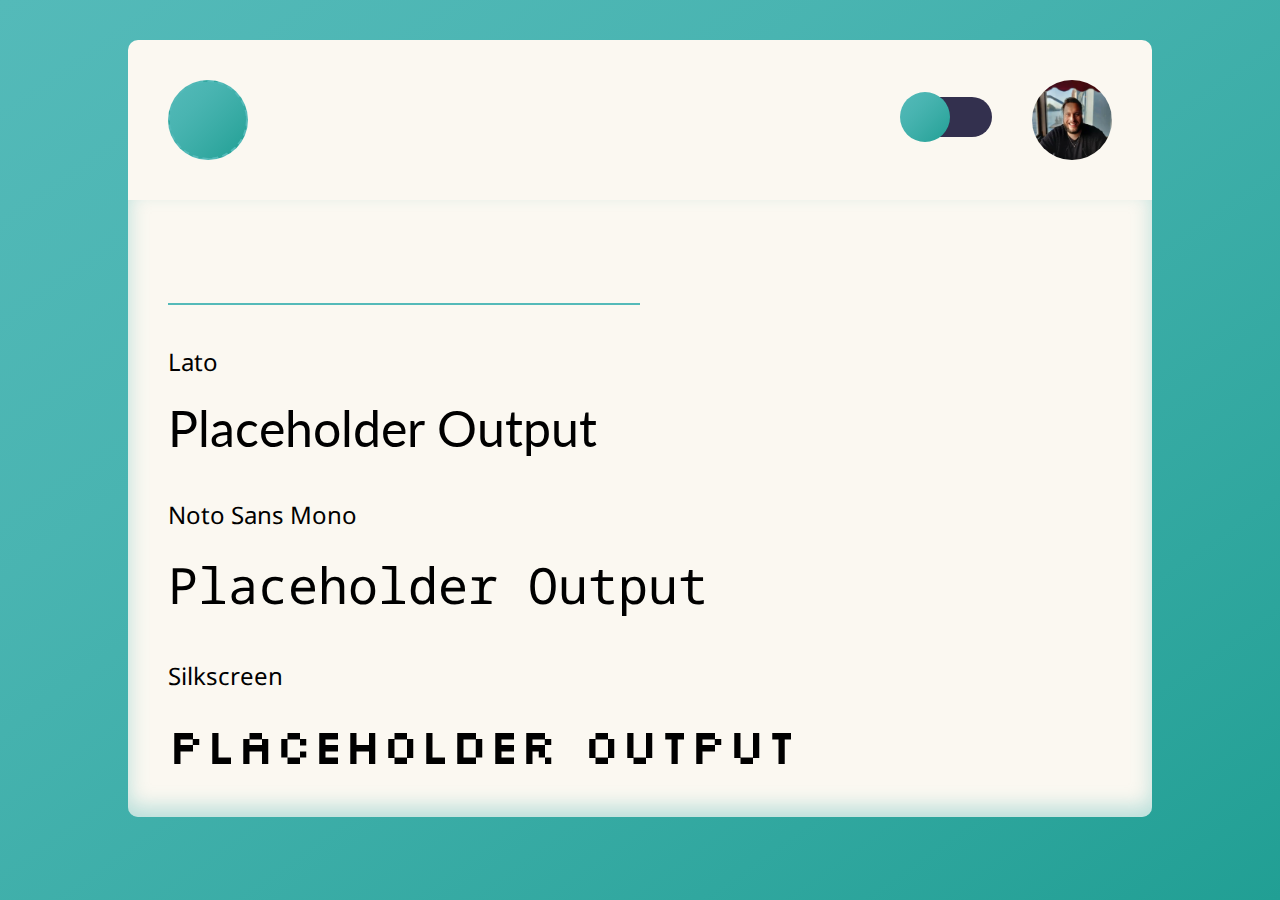
<file: fontshowcase/index.html>
<!DOCTYPE html>
<html lang="en">
<head>
    <meta charset="UTF-8">
    <meta http-equiv="X-UA-Compatible" content="IE=edge">
    <meta name="viewport" content="width=device-width, initial-scale=1.0">
    <title>Font Showcase</title>
    <link rel="preconnect" href="https://fonts.googleapis.com">
    <link rel="preconnect" href="https://fonts.gstatic.com" crossorigin>
    <link href="https://fonts.googleapis.com/css2?family=Lato&family=Noto+Sans+Mono&family=Silkscreen&display=swap" rel="stylesheet">
    <link rel="preconnect" href="https://fonts.googleapis.com">
    <link href="https://fonts.googleapis.com/css2?family=Noto+Sans:wght@400;500&display=swap" rel="stylesheet">
    <script src="js/061ded24e3.js"></script>
    <link rel="stylesheet" href="css/style.css">
    <script src="js/main.js" defer></script>
</head>
<body class="body">
    <header class="header">
        <figure class="header__logo">
            <i class="fa-solid fa-pen"></i>
        </figure>
        <div class="header__rightWrapper">
            <label class="toggle" for="toggle">
                <input class="toggle__input" type="checkbox" name="toggle" id="toggle">
            </label>
            <figure class="header__avatar">
                <img class="header__img" src="img/pfp2.webp" alt="An image of grote smurf">
            </figure>
        </div>
    </header>
    <article class="showcase">
        <input id="js--input" type="text" class="showcase__input">
        <section class="showcase__section">
            <div class="showcase__wrapper">
                <h3 class="showcase__font">Lato</h3>
                <button class="heart">
                    <i class="fa-regular fa-heart heart__icon"></i>
                </button>
            </div>
            <h2 id="js--lato" class="showcase__output showcase__output--sansSerif">Placeholder Output</h2>
        </section>
        <section class="showcase__section">
            <div class="showcase__wrapper">
                <h3 class="showcase__font">Noto Sans Mono</h3>
                <button class="heart">
                    <i class="fa-regular fa-heart heart__icon"></i>
                </button>
            </div>
            <h2 id="js--noto" class="showcase__output showcase__output--monoSpace">Placeholder Output</h2>
        </section>
        <section class="showcase__section">
            <div class="showcase__wrapper">
                <h3 class="showcase__font">Silkscreen</h3>
                <button class="heart">
                    <i class="fa-regular fa-heart heart__icon"></i>
                </button>
            </div>
            <h2 id="js--silk" class="showcase__output showcase__output--cursive">Placeholder Output</h2>
        </section>
    </article>
</body>
</html>
</file>
<file: fontshowcase/css/style.css>
*, *::before, *::after {
  padding: 0;
  margin: 0;
  box-sizing: border-box;
}

html {
  font-size: 62.5%; /* 1rem = 10px */
}

body {
  font-size: 2rem;
}

*:focus {
  outline: 0.2rem dashed #267dce !important;
}

:root {
  --background: colors.$background;
  --background-dark: "black";
  --lightBlue: colors.$lightblue;
  --lightBlue-shadow: colors.$lightblue-shadow;
  --fontColor: colors.$fontColor;
  --fontColor-dark: colors.$fontColor--dark;
  --gradient: colors.$gradient;
  --gradient-dark: colors.$gradient-darkmode;
}

body {
  background: linear-gradient(to bottom right, #54BAB9, 60%, #219F94);
  display: flex;
  justify-content: center;
  align-items: center;
  min-height: 100vh;
  flex-direction: column;
  justify-content: flex-start;
  padding: 4rem;
  font-family: "Noto Sans", sans-serif;
}

@keyframes popup {
  from {
    opacity: 0;
    transform: translateY(2rem);
  }
  to {
    opacity: 1;
    transform: translateY(0);
  }
}
.header {
  width: 80vw;
  max-width: 150rem;
  min-height: 15rem;
  display: flex;
  justify-content: center;
  align-items: center;
  justify-content: space-between;
  background: #FBF8F1;
  padding: 4rem;
  border-top-left-radius: 1rem;
  border-top-right-radius: 1rem;
  animation-name: popup;
  animation-duration: 0.8s;
  animation-timing-function: cubic-bezier(0.23, 1, 0.32, 1);
}
.header__logo {
  font-size: 200%;
  border-radius: 50%;
  color: #FBF8F1;
  border: 0.2rem dashed #54BAB9;
  background: linear-gradient(to bottom right, #54BAB9, 60%, #219F94);
  width: 8rem;
  height: 8rem;
  display: flex;
  justify-content: center;
  align-items: center;
}
.header__logo:hover {
  color: #54BAB9;
  border: 0.2rem dashed #54BAB9;
  background: transparent;
  transform: rotate(360deg);
  transition: 0.95s all;
  transition-timing-function: cubic-bezier(0.8, -0.85, 1, 1);
}
.header__rightWrapper {
  display: flex;
  gap: 4rem;
  align-items: center;
}
.header__avatar {
  width: 8rem;
  height: 8rem;
  border-radius: 50%;
}
.header__avatar:hover {
  transform: rotate(360deg);
  transition: 0.8s all;
}
.header__img {
  width: 100%;
  height: 100%;
  object-fit: cover;
  border-radius: 50%;
}

.toggle__input {
  appearance: none;
  width: 9rem;
  height: 4rem;
  border-radius: 5rem;
  position: relative;
  background: #33304E;
}

.toggle__input:focus:after {
  outline: 0.2rem dashed #267dce;
}

.toggle__input:hover {
  cursor: pointer;
}

.toggle__input:checked {
  background: #FBF8F1;
}

.toggle__input:checked::after {
  left: 80%;
}

.toggle__input::after {
  content: "";
  position: absolute;
  height: 5rem;
  width: 5rem;
  border-radius: 50%;
  background: linear-gradient(to bottom right, #54BAB9, 60%, #219F94);
  top: 50%;
  left: 25%;
  transform: translate(-50%, -50%);
  transition: 0.4s;
}

.showcase {
  width: 80vw;
  max-width: 150rem;
  display: flex;
  flex-direction: column;
  justify-content: space-between;
  padding: 4rem;
  gap: 4rem;
  background: #FBF8F1;
  border-bottom-left-radius: 1rem;
  border-bottom-right-radius: 1rem;
  box-shadow: inset 0 -1rem 2rem 0 rgba(84, 186, 185, 0.4);
  animation-name: popup;
  animation-duration: 0.8s;
  animation-timing-function: cubic-bezier(0.23, 1, 0.32, 1);
}

.dark {
  background: #33304E;
  color: #FBF8F1;
}

.darkGradient {
  background: linear-gradient(to bottom right, #a770ef, 40%, #cf8bf3, 90%, #fdb99b);
}

.showcase__input {
  padding-left: 0;
  font-size: 100%;
  padding: 2rem;
  max-width: 50%;
  border: none;
  background: none;
  border-bottom: 0.2rem solid #54BAB9;
}

.showcase__input:focus {
  outline: none;
}

.showcase__section {
  display: flex;
  flex-direction: column;
  gap: 2rem;
}

.showcase__wrapper {
  display: flex;
  gap: 2rem;
  align-items: center;
}

.showcase__font {
  font-size: 120%;
  font-weight: 400;
}

.showcase__output {
  font-size: 250%;
}

.showcase__output--cursive {
  font-weight: 400;
  font-family: "Silkscreen", cursive;
}

.showcase__output--sansSerif {
  font-weight: 400;
  font-family: "Lato", sans-serif;
}

.showcase__output--monoSpace {
  font-weight: 400;
  font-family: "Noto Sans Mono", monospace;
}

.heart {
  background: none;
  outline: none;
  border: none;
  font-size: 120%;
  padding: 0.5rem;
}

.heart__icon {
  font-size: 120%;
  color: #54BAB9;
}

.heart__icon:hover {
  cursor: pointer;
}

.heart__icon.fa-solid {
  color: #54BAB9;
}

@media screen and (max-width: 62.5rem) {
  body {
    padding: 1rem;
  }
  .showcase, .header {
    width: calc(100vw - 1rem - 1rem);
  }
  .showcase__input {
    max-width: 80%;
  }
}
@media screen and (max-width: 37.5rem) {
  body {
    font-size: 1.6rem;
  }
  .header {
    flex-direction: column;
    gap: 4rem;
  }
  .header__rightWrapper {
    flex-direction: column;
  }
  .showcase__input {
    max-width: 100%;
  }
}

/*# sourceMappingURL=style.css.map */
</file>
